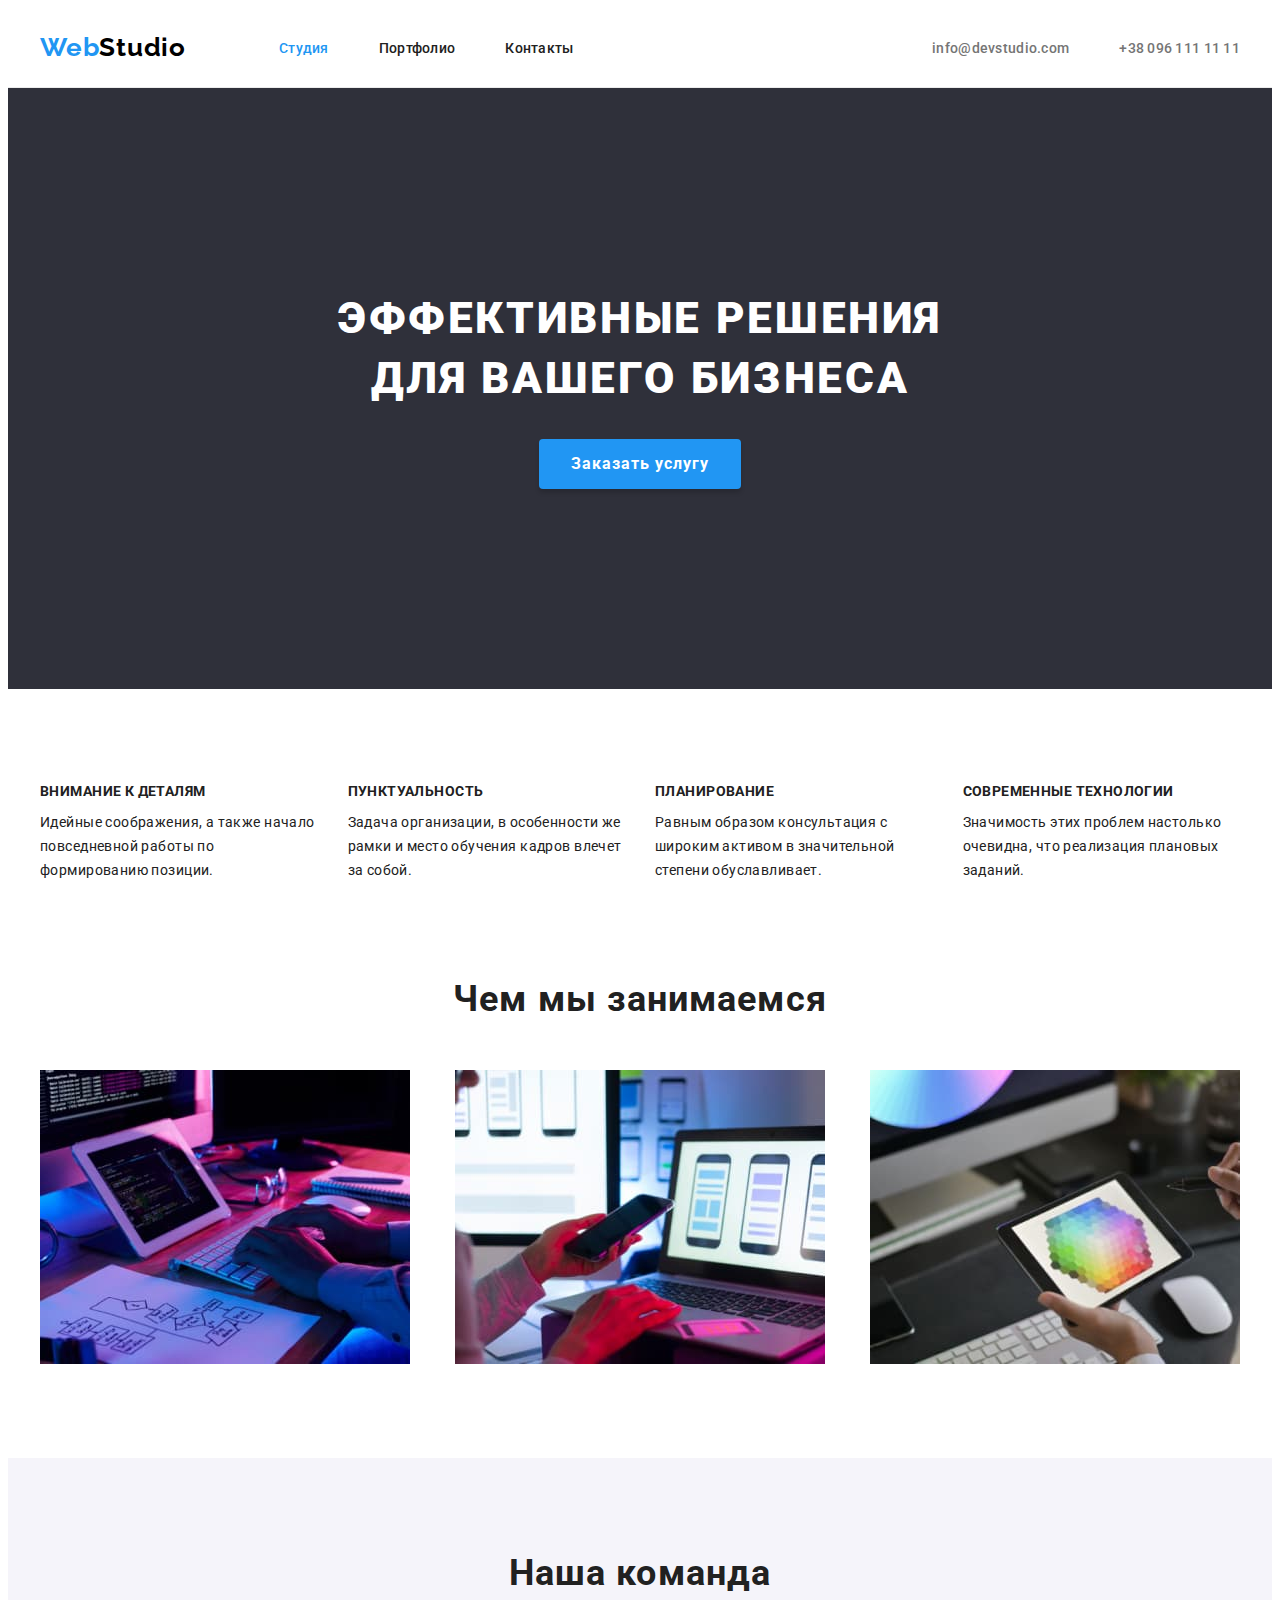
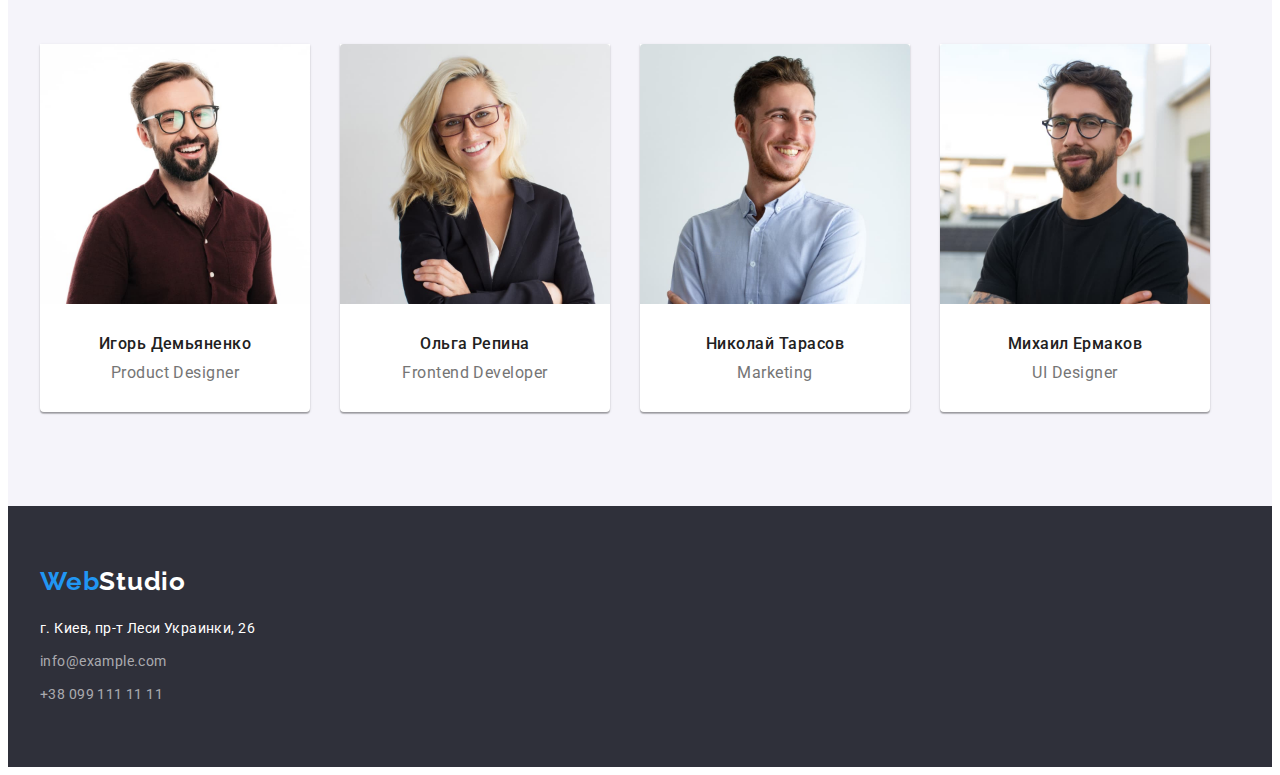
<file: index.html>
<!DOCTYPE html>
<html lang="ru">
<head>
    <meta charset="UTF-8">
    <meta http-equiv="X-UA-Compatible" content="IE=edge">
    <meta name="viewport" content="width=device-width, initial-scale=1.0">
    <title>Веб-студия</title>
    <link rel="preconnect" href="https://fonts.gstatic.com">
    <link href="https://fonts.googleapis.com/css2?family=Raleway:wght@700&family=Roboto:wght@400;500;700;900&display=swap"
        rel="stylesheet">
    <link rel="stylesheet" href="https://cdnjs.cloudflare.com/ajax/libs/modern-normalize/1.1.0/modern-normalize.min.css"
        integrity="sha512-wpPYUAdjBVSE4KJnH1VR1HeZfpl1ub8YT/NKx4PuQ5NmX2tKuGu6U/JRp5y+Y8XG2tV+wKQpNHVUX03MfMFn9Q=="
        crossorigin="anonymous" referrerpolicy="no-referrer" />
    <link rel="stylesheet" href="./css/styles.css" />
</head>

<body>
    <!-- Шапка сайту -->
    <header class="page-header">
        <div class="container header-container">
                 <nav class="navigation">
                    <!-- Логотип сайту -->
                    <a class="logo link" lang="en" href="./"><span class="logo-item">Web</span>Studio</a>
                
                    <!-- Навігаційні посилання -->
                    <ul class="menu list">
                        <li class="menu-item">
                            <a class="menu-ref link current" href="#">Студия</a>
                        </li>
                        <li class="menu-item">
                            <a class="menu-ref link" href="./portfolio.html">Портфолио</a>
                        </li>
                        <li class="menu-item">
                            <a class="menu-ref link" href="#">Контакты</a>
                        </li>
                    </ul>
                </nav>
                
                <ul class="contacts list">
                    <li class="contacts-item item">
                        <!-- Поштова скринька -->
                        <a class="contacts-ref link " href="mailto:info@devstudio.com">info@devstudio.com</a>
                    </li>
                    <li class="contacts-item">
                        <!-- Телефонний номер -->
                        <a class="contacts-ref link" href="tel:+380961111111">+38 096 111 11 11</a>
                    </li>
                </ul>
           
        </div>
                  
    </header>


    <!-- Унікальний контент сторінки -->
    <main>
        <!-- Головна секція сайту -->
        <section class="hero section">
            <div class="container">
                <h1 class="hero-title">Эффективные решения для вашего бизнеса</h1>
                <button class="btn" type="button">Заказать услугу</button>
            </div>
            
        </section>

        <!-- Секція"Особенности" -->
        <section class="features section">
            <div class="container">
                <h2 class="hidden-title">Наши особенности</h2>
                <ul class="features-list list">
                    <li class="features-items">
                        <h3 class="features-title">Внимание к деталям</h3>
                        <p class="features-item">Идейные соображения, а также начало повседневной работы по формированию позиции.</p>
                    </li>
                    <li class="features-items">
                        <h3 class="features-title">Пунктуальность</h3>
                        <p class="features-item">Задача организации, в особенности же рамки и место обучения кадров влечет за собой.</p>
                    </li>
                    <li class="features-items">
                        <h3 class="features-title">Планирование</h3>
                        <p class="features-item">Равным образом консультация с широким активом в значительной степени обуславливает.</p>
                    </li>
                    <li class="features-items">
                        <h3 class="features-title">Современные технологии</h3>
                        <p class="features-item">Значимость этих проблем настолько очевидна, что реализация плановых заданий.</p>
                    </li>
                </ul>
            </div>
        </section>

        <!-- Секція"Чем мы занимаемся" -->
        <section class="represent section">
            <div class="container">
                <h2 class="represent-title">Чем мы занимаемся</h2>
                <ul class="represent-list list">
                    <li class="represent-item">
                        <img class="represent-img" src="./images/workplace/workplace1.jpg" alt="Рабочее место" width="370" height="294">
                    </li>
                    <li class="represent-item">
                        <img class="represent-img" src="./images/workplace/workplace2.jpg" alt="Рабочее место и телефон" width="370"
                            height="294">
                    </li>
                    <li class="represent-item">
                        <img class="represent-img" src="./images/workplace/workplace3.jpg" alt="Рабочее место и планшет" width="370"
                            height="294">
                    </li>
                </ul>
            </div>
            
        </section>

        <!--Наша команда-->
        <section class="team section">
           <div class="container">
                <h2 class="represent-title">Наша команда</h2>
                <ul class="team-list list">
                    <li class="team-item">
                        <img class="team-img" src="./images/team/worker1.jpg" alt="Фото дизайнера продукта" width="270" height="260">
                        <h3 class="team-title">Игорь Демьяненко</h3>
                        <p class="profection" lang="en">Product Designer</p>
                    </li>
                    <li class="team-item">
                        <img class="team-img" src="./images/team/worker2.jpg" alt="Фото фронтенд разработчика" width="270" height="260">
                        <h3 class="team-title">Ольга Репина</h3>
                        <p class="profection" lang="en">Frontend Developer</p>
                    </li>
                    <li class="team-item">
                        <img class="team-img" src="./images/team/worker3.jpg" alt="Фото маркетолога" width="270" height="260">
                        <h3 class="team-title">Николай Тарасов</h3>
                        <p class="profection" lang="en">Marketing</p>
                    </li>
                    <li class="team-item">
                        <img class="team-img" src="./images/team/worker4.jpg" alt="Фото дизайнера" width="270" height="260">
                        <h3 class="team-title">Михаил Ермаков</h3>
                        <p class="profection" lang="en">UI Designer</p>
                    </li>
                </ul>
           </div>
        </section>
    </main>

    <!--Підвал-->
    <footer class="footer section">
       <div class="container">
            <!-- Логотип сайту -->
            <a class="footer-logo link" lang="en" href="./index.html"><span class="logo-item">Web</span>Studio</a>
            <!-- Контакти -->
            <address class="footer-contacts">
                <ul class="footer-list list">
                    <li class="footer-item">
                        <a class="footer-ref link look " href="https://goo.gl/maps/9nW52qTycUzczm9EA" target="_blank"
                            rel="noreferrer noopener">г. Киев, пр-т
                            Леси Украинки,
                            26</a>
                    </li>
                    <li class="footer-item">
                        <a class="footer-ref link" href="mailto:info@example.com">info@example.com</a>
                    </li>
                    <li class="footer-item">
                        <a class="footer-ref link" href="tel:+380991111111">+38 099 111 11 11</a>
                    </li>
                </ul>
            </address>
       </div>
    </footer>
    
</body>
</html>
</file>
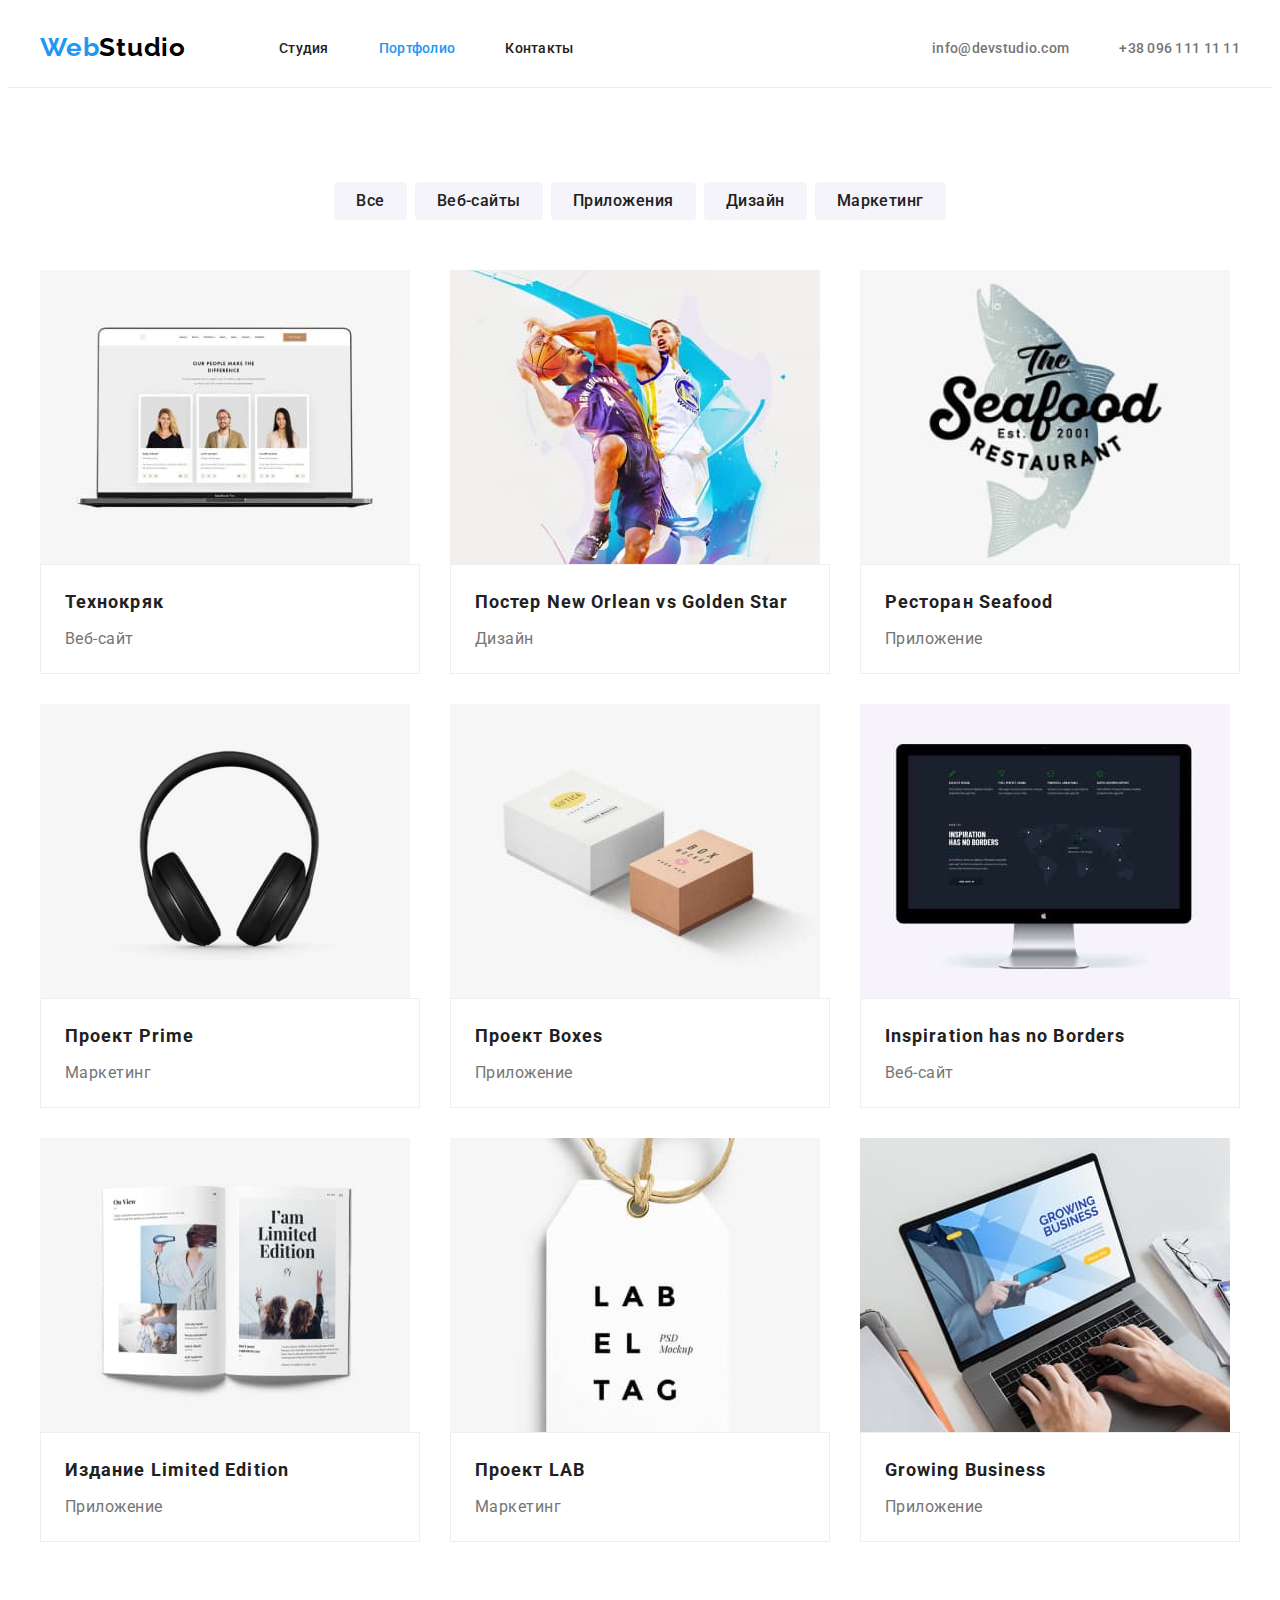
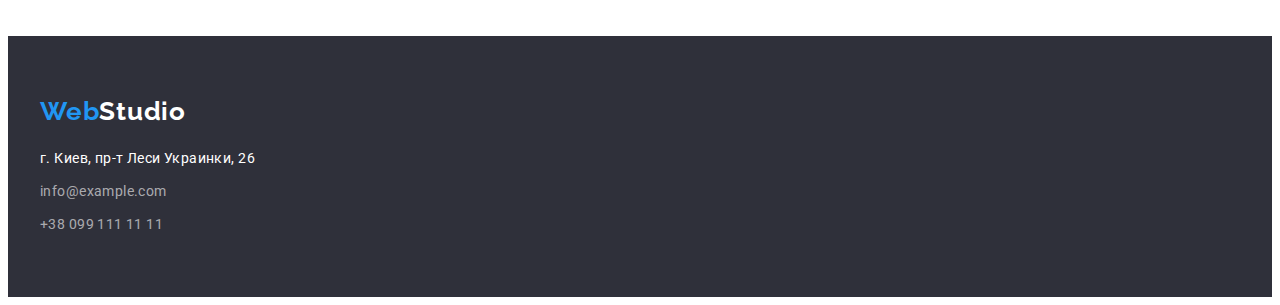
<file: portfolio.html>
<!DOCTYPE html>
<html lang="ru">

<head>
    <meta charset="UTF-8">
    <meta http-equiv="X-UA-Compatible" content="IE=edge">
    <meta name="viewport" content="width=device-width, initial-scale=1.0">
    <title>Веб-студия</title>
    <link rel="preconnect" href="https://fonts.gstatic.com">
    <link href="https://fonts.googleapis.com/css2?family=Raleway:wght@700&family=Roboto:wght@400;500;700;900&display=swap"
        rel="stylesheet">
    <link rel="stylesheet" href="https://cdnjs.cloudflare.com/ajax/libs/modern-normalize/1.1.0/modern-normalize.min.css"
        integrity="sha512-wpPYUAdjBVSE4KJnH1VR1HeZfpl1ub8YT/NKx4PuQ5NmX2tKuGu6U/JRp5y+Y8XG2tV+wKQpNHVUX03MfMFn9Q=="
        crossorigin="anonymous" referrerpolicy="no-referrer" />
    <link rel="stylesheet" href="./css/styles.css" />
</head>

<body>
    <!-- Шапка сайту -->
    <header class="page-header">
       <div class="container header-container">
            <nav class="navigation">
                <!-- Логотип сайту -->
                <a class="logo link" lang="en" href="./"><span class="logo-item">Web</span>Studio</a>
            
                <!-- Навігаційні посилання -->
                <ul class="menu list">
                    <li class="menu-item">
                        <a class="menu-ref link" href="./index.html">Студия</a>
                    </li>
                    <li class="menu-item">
                        <a class="menu-ref link current" href="./portfolio.html">Портфолио</a>
                    </li>
                    <li class="menu-item">
                        <a class="menu-ref link" href="#">Контакты</a>
                    </li>
                </ul>
            </nav>
            
            <ul class="contacts list">
                <li class="contacts-item item">
                    <!-- Поштова скринька -->
                    <a class="contacts-ref link" href="mailto:info@devstudio.com">info@devstudio.com</a>
                </li>
                <li class="contacts-item">
                    <!-- Телефонний номер -->
                    <a class="contacts-ref link" href="tel:+380961111111">+38 096 111 11 11</a>
                </li>
            </ul>
       </div>

    </header>


    <!-- Унікальний контент сторінки -->
    <main>
        <!-- Cекція портфоліо -->
        <section class="portfolio section">
           <div class="container">
                <h1 class="hidden-title">Портфолио</h1>
                <!-- Список фільтрів -->
                <ul class="filter-list list">
                    <li class="filter-item">
                        <button class="btn-filter" type="button">Все</button>
                    </li>
                    <li class="filter-item">
                        <button class="btn-filter" type="button">Веб-сайты</button>
                    </li>
                    <li class="filter-item">
                        <button class="btn-filter" type="button">Приложения</button>
                    </li>
                    <li class="filter-item">
                        <button class="btn-filter" type="button">Дизайн</button>
                    </li>
                    <li class="filter-item">
                        <button class="btn-filter" type="button">Маркетинг</button>
                    </li>
                </ul>
                
                <!-- Список карток -->
                <ul class="cards-list list">
                    <li class="cards-item">
                        <a class="card-ref link" href="#">
                            <img class="card-img" src="./images/cards/card1.jpg" alt="Фото ноутбука" width="370" height="294">
                            <div class="card-container">
                                <h2 class="cards-title">Технокряк</h2>
                                <p class="filter">Веб-сайт</p>
                            </div>
                        </a>
                    </li>
                    <li class="cards-item">
                        <a class="card-ref link" href="#">
                            <img class="card-img" src="./images/cards/card2.jpg" alt="Фото баскетболистов" width="370" height="294">
                            <div class="card-container">
                                <h2 class="cards-title">Постер <span lang="en"> New Orlean vs Golden Star</span></h2>
                                <p class="filter">Дизайн</p>
                            </div>
                        </a>
                    </li>
                    <li class="cards-item">
                        <a class="card-ref link" href="#">
                            <img class="card-img" src="./images/cards/card3.jpg" alt="Фото емблемы ресторана" width="370" height="294">
                            <div class="card-container">
                                <h2 class="cards-title">Ресторан <span lang="en">Seafood</span></h2>
                                <p class="filter">Приложение</p>
                            </div>
                        </a>
                    </li>
                    <li class="cards-item">
                        <a class="card-ref link" href="#">
                            <img class="card-img" src="./images/cards/card4.jpg" alt="Фото наушников" width="370" height="294">
                            <div class="card-container">
                                <h2 class="cards-title">Проект <span lang="en">Prime</span></h2>
                                <p class="filter">Маркетинг</p>
                            </div>
                        </a>
                    </li>
                    <li class="cards-item">
                        <a class="card-ref link" href="#">
                            <img class="card-img" src="./images/cards/card5.jpg" alt="Фото коробок" width="370" height="294">
                            <div class="card-container">
                                <h2 class="cards-title">Проект <span lang="en">Boxes</span></h2>
                                <p class="filter">Приложение</p>
                            </div>
                        </a>
                    </li>
                    <li class="cards-item">
                        <a class="card-ref link" href="#">
                            <img class="card-img" src="./images/cards/card6.jpg" alt="Фото монитора" width="370" height="294">
                            <div class="card-container">
                                <h2 class="cards-title"><span lang="en">Inspiration has no Borders</span></h2>
                                <p class="filter">Веб-сайт</p>
                            </div>
                        </a>
                    </li>
                    <li class="cards-item">
                        <a class="card-ref link" href="#">
                            <img class="card-img" src="./images/cards/card7.jpg" alt="Фото книги" width="370" height="294">
                            <div class="card-container">
                                <h2 class="cards-title">Издание <span lang="en">Limited Edition</span></h2>
                                <p class="filter">Приложение</p>
                            </div>
                        </a>
                    </li>
                    <li class="cards-item">
                        <a class="card-ref link" href="#">
                            <img class="card-img" src="./images/cards/card8.jpg" alt="Фото значка" width="370" height="294">
                            <div class="card-container">
                                <h2 class="cards-title">Проект <span lang="en">LAB</span></h2>
                                <p class="filter">Маркетинг</p>
                            </div>
                        </a>
                    </li>
                    <li class="cards-item">
                        <a class="card-ref link" href="#">
                            <img class="card-img" src="./images/cards/card9.jpg" alt="Фото рабочего места" width="370" height="294">
                            <div class="card-container">
                                <h2 class="cards-title"><span lang="en">Growing Business</span></h2>
                                <p class="filter">Приложение</p>
                            </div>
                        </a>
                    </li>
                </ul>
           </div>
        </section>

    </main>

    <!--Підвал-->
    <footer class="footer section">
        <div class="container">
            <!-- Логотип сайту -->
            <a class="footer-logo link" lang="en" href="./index.html"><span class="logo-item">Web</span>Studio</a>
            <!-- Контакти -->
            <address class="footer-contacts">
                <ul class="footer-list list">
                    <li class="footer-item">
                        <a class="footer-ref link look " href="https://goo.gl/maps/9nW52qTycUzczm9EA" target="_blank"
                            rel="noreferrer noopener">г. Киев, пр-т
                            Леси Украинки,
                            26</a>
                    </li>
                    <li class="footer-item">
                        <a class="footer-ref link" href="mailto:info@example.com">info@example.com</a>
                    </li>
                    <li class="footer-item">
                        <a class="footer-ref link" href="tel:+380991111111">+38 099 111 11 11</a>
                    </li>
                </ul>
            </address>
        </div>
    </footer>

</body>

</html>
</file>
<file: css/styles.css>
/*-----CSS змінні------*/
:root {
  --primary-text-color: #212121;
  --secondary-text-color: #757575;
  --accent-color: #2196f3;
  --primary-white-color: #ffffff;
  --main-font: 'Roboto', sans-serif;
  --secondary-font: 'Raleway', sans-serif;
}

/*-----Скидування стилів------*/
.list {
  list-style: none;
}
.link {
  text-decoration: none;
}

h1,
h2,
h3,
h4,
h5,
h6,
p {
  margin-top: 0;
  margin-bottom: 0;
}

ul,
ol {
  margin-top: 0;
  margin-bottom: 0;
  padding-left: 0;
}

img {
  display: block;
}

/*-------------Body--------------*/
body {
  background-color: var(--primary-white-color);
  color: var(--primary-text-color);
  font-family: var(--main-font);
  font-weight: normal;
}

/*-Контейнер для обмеження контенту по ширині-*/
.container {
  width: 1200px;
  padding-left: 15px;
  padding-right: 15px;
  margin-left: auto;
  margin-right: auto;
}
/*-Обмеження контенту секцій-*/
.section {
  padding-top: 94px;
  padding-bottom: 94px;
}

/*-----Шапка сайту------*/
.page-header {
  border-bottom: 1px solid #ececec;
}

.header-container {
  display: flex;
  padding-top: 24px;
  padding-bottom: 24px;
}

/*--Логотип сайту(Шапка сайту)--*/

.navigation,
.menu,
.contacts {
  display: flex;
  align-items: center;
}

.logo {
  margin-right: 93px;
}

.menu-item:not(:last-child) {
  margin-right: 50px;
}

.contacts {
  margin-left: auto;
}

.item {
  margin-right: 50px;
}

.logo,
.footer-logo {
  font-family: var(--secondary-font);
  font-size: 26px;
  font-weight: 700;
  line-height: 1.2;
  letter-spacing: 0.03em;

  color: #000000;
}

.logo .logo-item,
.footer-logo .logo-item {
  color: var(--accent-color);
}

/*-- Навігаційні посилання(Шапка сайту) */

.menu .menu-ref,
.contacts .contacts-ref {
  font-weight: 500;
  font-size: 14px;
  line-height: 1.15;
  letter-spacing: 0.02em;

  color: var(--primary-text-color);
}

.menu .menu-ref:hover,
.menu .menu-ref:focus,
.contacts .contacts-ref:hover,
.contacts .contacts-ref:focus {
  color: var(--accent-color);
}

.menu .menu-ref.current {
  color: var(--accent-color);
}

.contacts .contacts-ref {
  color: var(--secondary-text-color);
}

/*-- Унікальний контент сторінки --*/
/*-- Головна секція сайту --*/
.hero {
  padding-top: 200px;
  padding-bottom: 200px;
  text-align: center;

  background: #2f303a;
}

.hero-title {
  width: 696px;
  margin-right: auto;
  margin-left: auto;
  margin-bottom: 30px;

  font-weight: 900;
  font-size: 44px;
  line-height: 1.37;
  text-align: center;
  letter-spacing: 0.06em;
  text-transform: uppercase;

  color: var(--primary-white-color);
}

.btn {
  padding: 10px 32px;
  box-shadow: 0px 4px 4px rgba(0, 0, 0, 0.15);
  border-radius: 4px;
  border: none;

  background: var(--accent-color);
  font-family: inherit;
  font-weight: bold;
  font-size: 16px;
  line-height: 1.88;
  text-align: center;
  letter-spacing: 0.06em;
  cursor: pointer;

  color: var(--primary-white-color);
}

.btn:hover,
.btn:focus {
  background-color: #188ce8;
}

/*-- Секція"Особенности" --*/
.hidden-title {
  position: absolute;
  clip: rect(0 0 0 0);
  width: 1px;
  height: 1px;
  margin: -1px;
}

.features-list {
  display: flex;
}
.features-items:not(:last-child) {
  margin-right: 30px;
}
.features-items {
  width: calc((100% - 90px) / 4);
}

.features-items .features-title {
  margin-bottom: 10px;

  font-weight: bold;
  font-size: 14px;
  line-height: 1.15;
  letter-spacing: 0.03em;
  text-transform: uppercase;
}

.features-items .features-item {
  padding-top: 1.5px;
  padding-bottom: 1.5px;

  font-size: 14px;
  line-height: 1.715;
  letter-spacing: 0.03em;
}

/*-- Секція"Чем мы занимаемся" --*/
.represent {
  padding-top: 0px;
}

.represent-title {
  margin-bottom: 50px;

  font-weight: bold;
  font-size: 36px;
  line-height: 1.17;
  text-align: center;
  letter-spacing: 0.03em;
}

.represent-list {
  display: flex;
  justify-content: space-between;
}

/*--Секція"Наша команда"--*/
.team {
  background-color: #f5f4fa;
}

.team-list {
  display: flex;
  margin-left: -30px;
  margin-top: -30px;
}

.team-item {
  margin-left: 30px;
  margin-top: 30px;
  box-shadow: 0px 1px 3px rgba(0, 0, 0, 0.12), 0px 1px 1px rgba(0, 0, 0, 0.14),
    0px 2px 1px rgba(0, 0, 0, 0.2);
  border-radius: 0px 0px 4px 4px;
  background-color: #ffffff;
}

.team-img {
  margin-bottom: 30px;
  border-radius: 4px 4px 0px 0px;
}
.team-title {
  margin-bottom: 10px;
}

.team-title,
.profection {
  font-weight: 500;
  font-size: 16px;
  line-height: 1.19;
  text-align: center;
  letter-spacing: 0.03em;
}

.profection {
  padding-bottom: 30px;

  font-weight: inherit;
  color: var(--secondary-text-color);
}

/*------------Підвал------------*/
.footer {
  padding-top: 60px;
  padding-bottom: 60px;

  background-color: #2f303a;
}

/*-- Логотип сайту --*/

.footer-logo {
  display: block;
  margin-bottom: 20px;

  color: var(--primary-white-color);
}

/*-------- Контакти --------*/

.footer-item:not(:last-child) {
  margin-bottom: 9px;
}

.footer-list .footer-ref {
  font-style: normal;
  font-size: 14px;
  line-height: 1.714;
  letter-spacing: 0.03em;

  color: rgba(255, 255, 255, 0.6);
}

.footer-list .look {
  color: var(--primary-white-color);
}

.footer-list .footer-ref:hover,
.footer-list .footer-ref:focus {
  color: var(--accent-color);
}

/*-------- Кінець головної сторінки сайту--------*/

/*-------- Початок сторінки сайту "Портфоліо"--------*/
/*--- Унікальний контент сторінки----*/
/*--- Секція порфоліо---*/
/*-- Список фільтрів --*/

.filter-list {
  display: flex;
  justify-content: center;
  margin-bottom: 50px;
}
.filter-item:not(:last-child) {
  margin-right: 8px;
}

.btn-filter {
  padding: 6px 22px;
  border-radius: 4px;
  border: none;

  background: #f5f4fa;
  font-family: inherit;
  font-style: normal;
  font-weight: 500;
  font-size: 16px;
  line-height: 1.63;
  text-align: center;
  letter-spacing: 0.03em;
  cursor: pointer;

  color: var(--primary-text-color);
}

.btn-filter:hover,
.btn-filter:focus {
  background-color: var(--accent-color);
  color: var(--primary-white-color);
}

/*-- Список карток --*/

.cards-list {
  display: flex;
  flex-wrap: wrap;
  margin-right: -30px;
  margin-bottom: -30px;
}

.cards-item {
  margin-right: 30px;
  margin-bottom: 30px;
  flex-basis: calc((100% - 90px) / 3);
}

.card-container {
  padding: 19px 24px;
  border: 1px solid #eeeeee;
}

.card-ref .cards-title {
  margin-bottom: 4px;

  font-weight: bold;
  font-size: 18px;
  line-height: 2;
  letter-spacing: 0.06em;

  color: var(--primary-text-color);
}

.card-ref .filter {
  font-size: 16px;
  line-height: 1.875;
  letter-spacing: 0.03em;

  color: #757575;
}

/*-------- Кынець сторінки сайту "Портфоліо"--------*/
</file>
